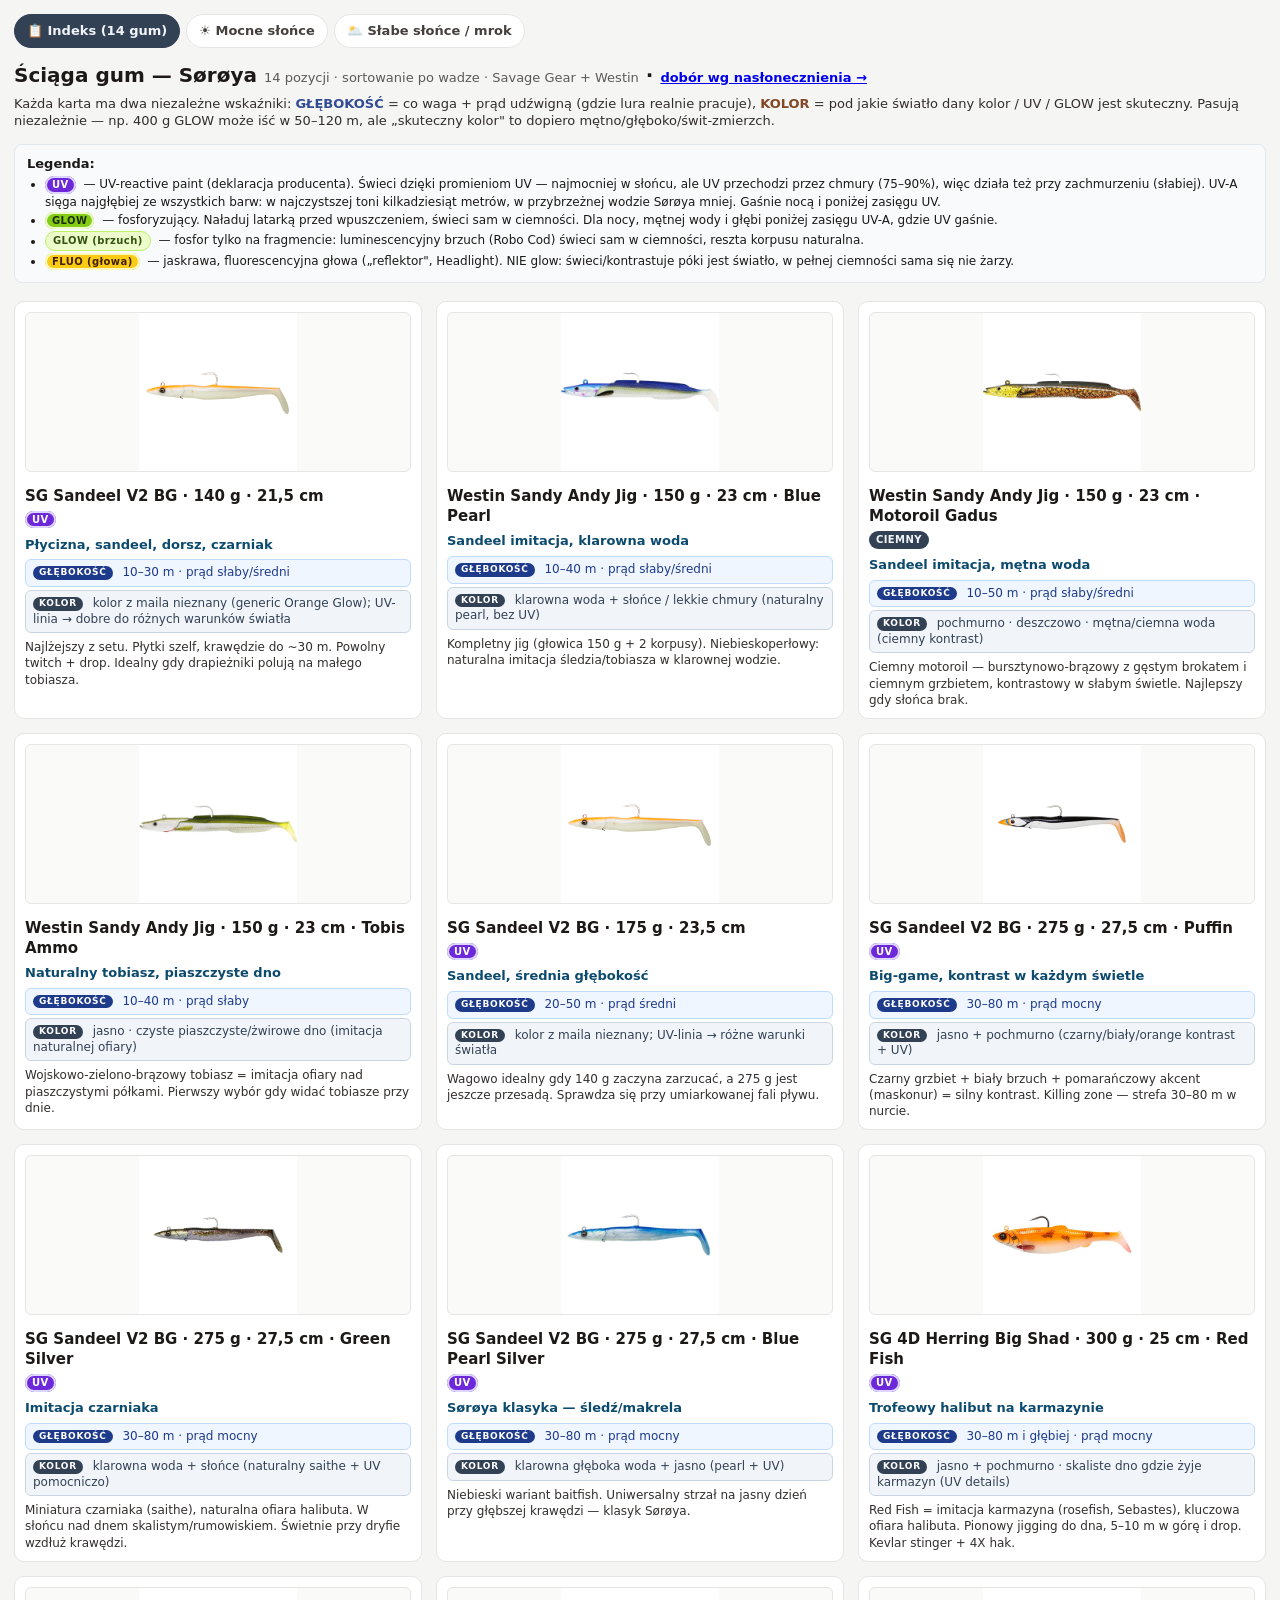
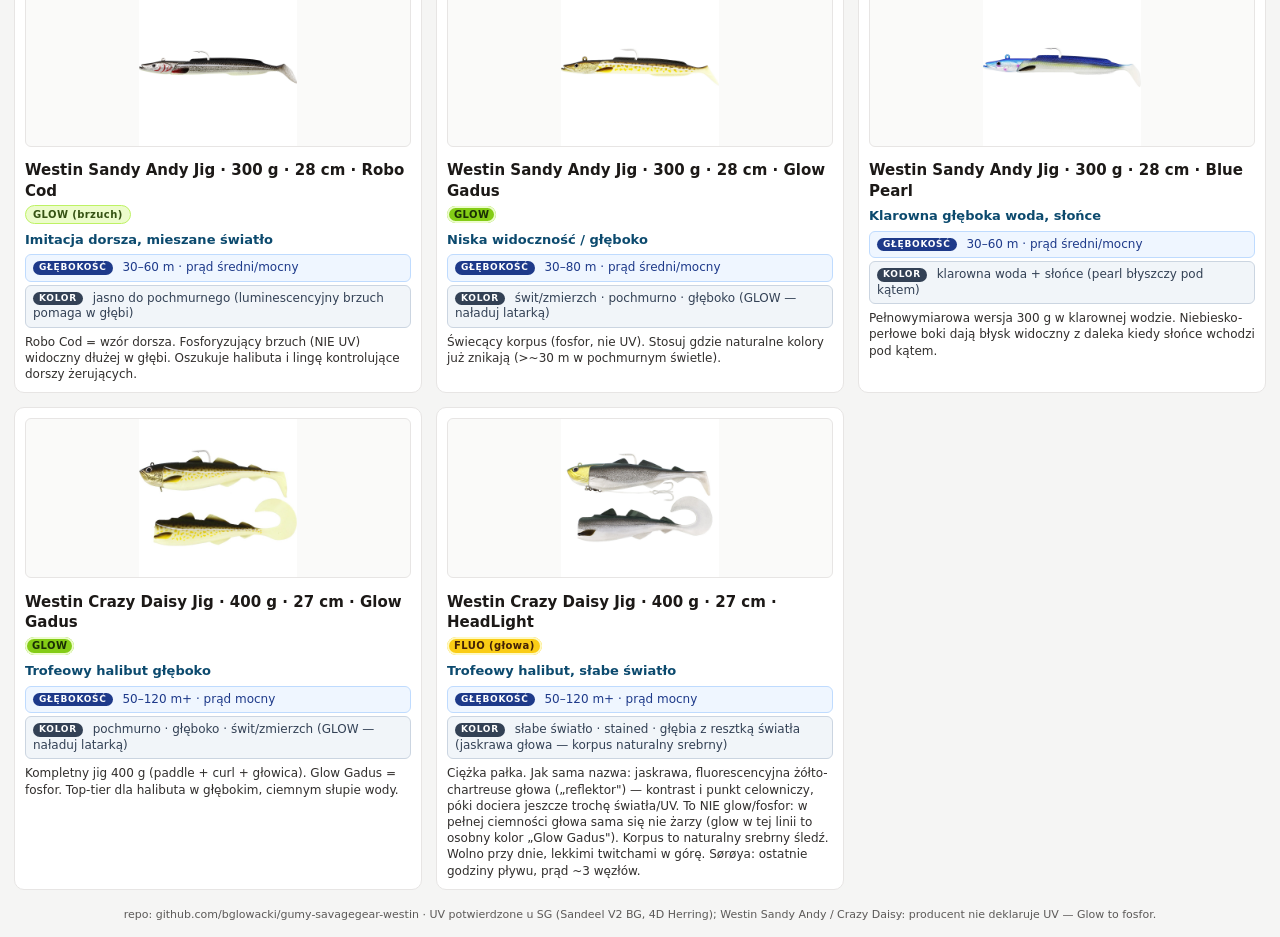
<file: index.html>
<!DOCTYPE html>
<html lang="pl"><head><meta charset="utf-8">
<meta name="viewport" content="width=device-width,initial-scale=1">
<title>Gumy Sørøya — przekierowanie</title>
<link rel="canonical" href="sciaga_soroya.html">
<meta http-equiv="refresh" content="0; url=sciaga_soroya.html">
<script>location.replace("sciaga_soroya.html");</script>
<style>body{font-family:-apple-system,system-ui,sans-serif;padding:24px;line-height:1.4}</style>
</head><body>
<p>Przekierowanie do indeksu gum… Jeśli nie nastąpi automatycznie,
<a href="sciaga_soroya.html">otwórz ściągę Sørøya</a>.</p>
</body></html>
</file>
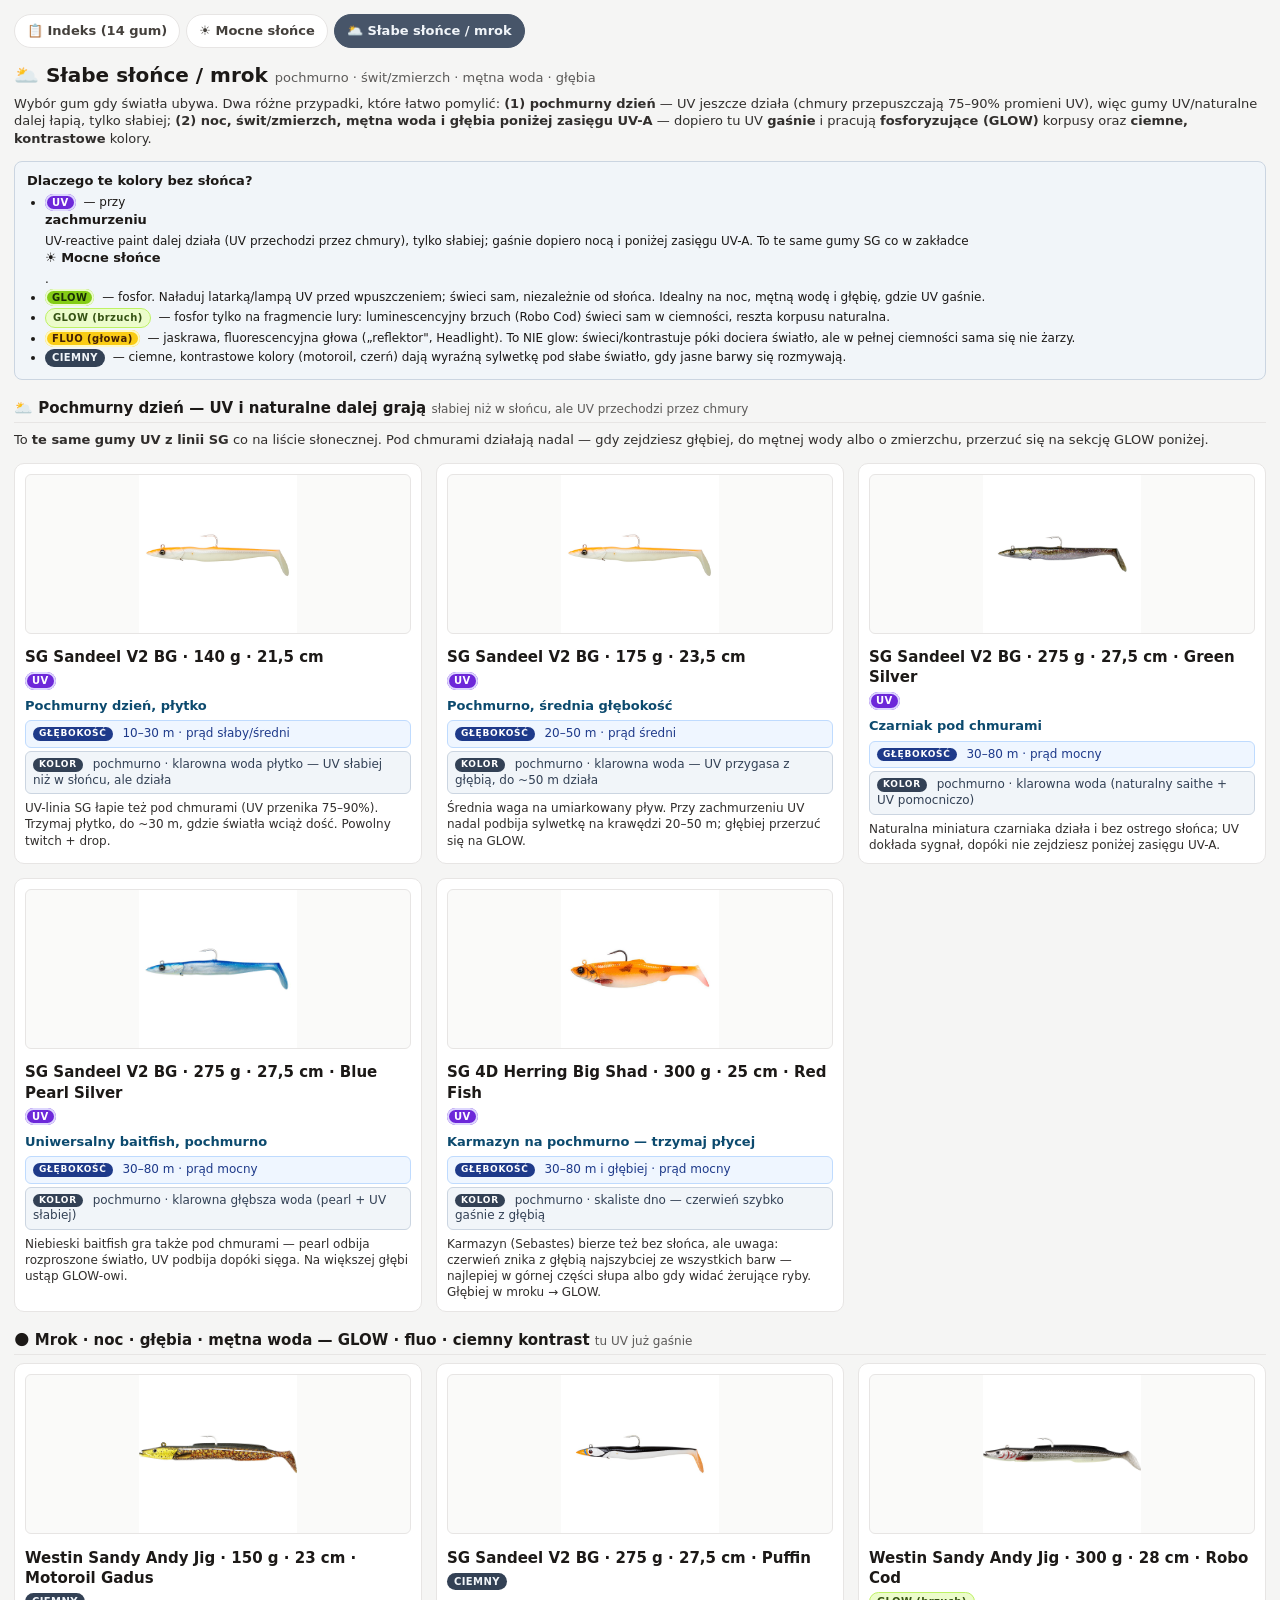
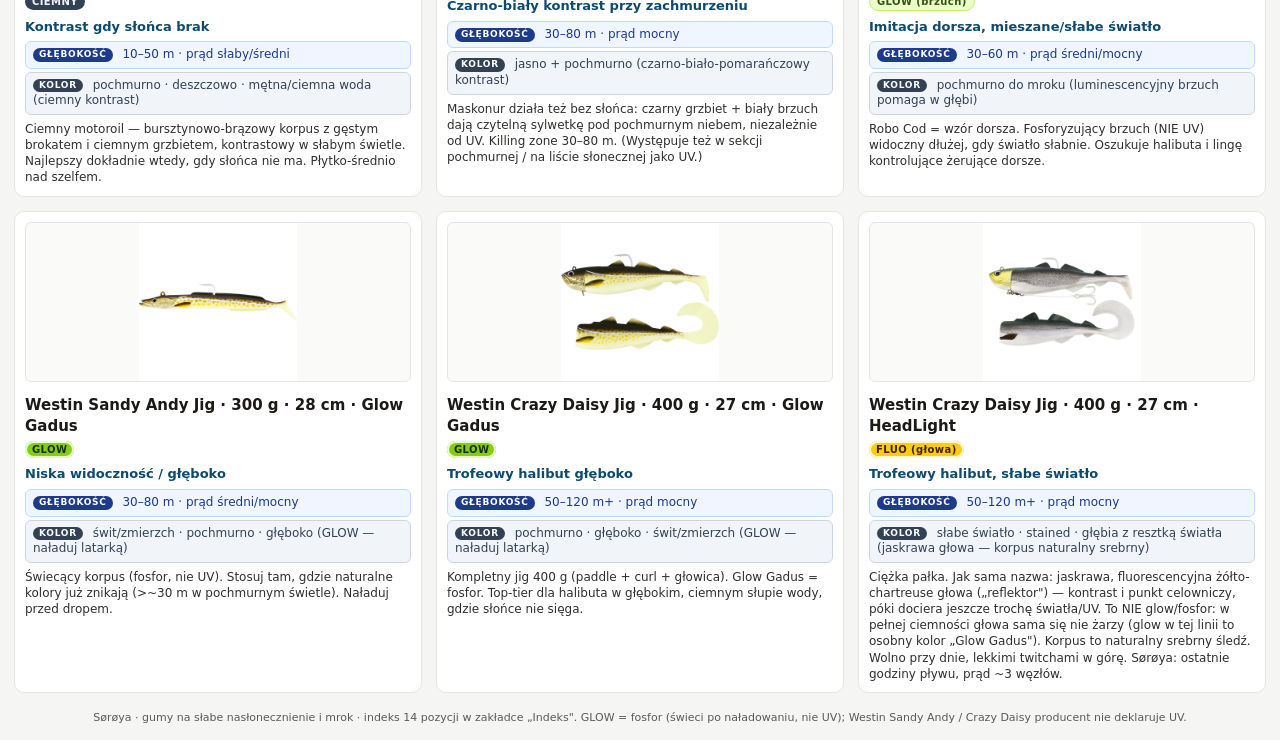
<file: slonce-slabe.html>
<!DOCTYPE html>
<html lang="pl"><head><meta charset="utf-8"><meta name="viewport" content="width=device-width,initial-scale=1">
<title>🌥️ Słabe słońce / mrok — dobór gum (Sørøya)</title>
<link rel="stylesheet" href="assets/cards.css">
<style>:root { --accent:#475569; --accent-fg:#f1f5f9; --why-bg:#f1f5f9; --why-border:#cbd5e1; }
@media (prefers-color-scheme: dark){ :root{ --accent:#334155; --accent-fg:#f1f5f9; --why-bg:#15212e; --why-border:#334155; } }</style>
</head><body>
<nav class="nav">
  <a href="sciaga_soroya.html">📋 Indeks (14 gum)</a>
  <a href="slonce-mocne.html">☀️ Mocne słońce</a>
  <a href="slonce-slabe.html" class="active">🌥️ Słabe słońce / mrok</a>
</nav>
<h1>🌥️ Słabe słońce / mrok <small>pochmurno · świt/zmierzch · mętna woda · głębia</small></h1>
<p class="lede">Wybór gum gdy światła ubywa. Dwa różne przypadki, które łatwo pomylić: <b>(1) pochmurny dzień</b> — UV jeszcze działa (chmury przepuszczają 75–90% promieni UV), więc gumy UV/naturalne dalej łapią, tylko słabiej; <b>(2) noc, świt/zmierzch, mętna woda i głębia poniżej zasięgu UV-A</b> — dopiero tu UV <b>gaśnie</b> i pracują <b>fosforyzujące (GLOW)</b> korpusy oraz <b>ciemne, kontrastowe</b> kolory.</p>
<div class="why">
  <b>Dlaczego te kolory bez słońca?</b>
  <ul>
    <li><span class="badge uv">UV</span> — przy <b>zachmurzeniu</b> UV-reactive paint dalej działa (UV przechodzi przez chmury), tylko słabiej; gaśnie dopiero nocą i poniżej zasięgu UV-A. To te same gumy SG co w zakładce <b>☀️ Mocne słońce</b>.</li>
    <li><span class="badge glow">GLOW</span> — fosfor. Naładuj latarką/lampą UV przed wpuszczeniem; świeci sam, niezależnie od słońca. Idealny na noc, mętną wodę i głębię, gdzie UV gaśnie.</li>
    <li><span class="badge glow-partial">GLOW (brzuch)</span> — fosfor tylko na fragmencie lury: luminescencyjny brzuch (Robo Cod) świeci sam w ciemności, reszta korpusu naturalna.</li>
    <li><span class="badge fluo">FLUO (głowa)</span> — jaskrawa, fluorescencyjna głowa („reflektor", Headlight). To NIE glow: świeci/kontrastuje póki dociera światło, ale w pełnej ciemności sama się nie żarzy.</li>
    <li><span class="badge dark">CIEMNY</span> — ciemne, kontrastowe kolory (motoroil, czerń) dają wyraźną sylwetkę pod słabe światło, gdy jasne barwy się rozmywają.</li>
  </ul>
</div>

<h2 class="section-head">🌥️ Pochmurny dzień — UV i naturalne dalej grają <small>słabiej niż w słońcu, ale UV przechodzi przez chmury</small></h2>
<p class="lede">To <b>te same gumy UV z linii SG</b> co na liście słonecznej. Pod chmurami działają nadal — gdy zejdziesz głębiej, do mętnej wody albo o zmierzchu, przerzuć się na sekcję GLOW poniżej.</p>
<div class="grid" id="grid-pochmurno"></div>

<h2 class="section-head">🌑 Mrok · noc · głębia · mętna woda — GLOW · fluo · ciemny kontrast <small>tu UV już gaśnie</small></h2>
<div class="grid" id="grid-mrok"></div>

<footer>Sørøya · gumy na słabe nasłonecznienie i mrok · indeks 14 pozycji w zakładce „Indeks". GLOW = fosfor (świeci po naładowaniu, nie UV); Westin Sandy Andy / Crazy Daisy producent nie deklaruje UV.</footer>

<script src="assets/lures.js"></script>
<script src="assets/cards.js"></script>
<script>
// Sekcja 1 — pochmurny dzień: te same gumy UV SG co na stronie słonecznej, ujęte pod zachmurzenie.
renderGrid('#grid-pochmurno', [
  { id:'sg-140', badges:[['uv','UV']], headline:'Pochmurny dzień, płytko',
    kolor:'pochmurno · klarowna woda płytko — UV słabiej niż w słońcu, ale działa',
    body:'UV-linia SG łapie też pod chmurami (UV przenika 75–90%). Trzymaj płytko, do ~30 m, gdzie światła wciąż dość. Powolny twitch + drop.' },
  { id:'sg-175', badges:[['uv','UV']], headline:'Pochmurno, średnia głębokość',
    kolor:'pochmurno · klarowna woda — UV przygasa z głębią, do ~50 m działa',
    body:'Średnia waga na umiarkowany pływ. Przy zachmurzeniu UV nadal podbija sylwetkę na krawędzi 20–50 m; głębiej przerzuć się na GLOW.' },
  { id:'sg-275-greensilver', badges:[['uv','UV']], headline:'Czarniak pod chmurami',
    kolor:'pochmurno · klarowna woda (naturalny saithe + UV pomocniczo)',
    body:'Naturalna miniatura czarniaka działa i bez ostrego słońca; UV dokłada sygnał, dopóki nie zejdziesz poniżej zasięgu UV-A.' },
  { id:'sg-275-bluepearlsilver', badges:[['uv','UV']], headline:'Uniwersalny baitfish, pochmurno',
    kolor:'pochmurno · klarowna głębsza woda (pearl + UV słabiej)',
    body:'Niebieski baitfish gra także pod chmurami — pearl odbija rozproszone światło, UV podbija dopóki sięga. Na większej głębi ustąp GLOW-owi.' },
  { id:'herring-redfish', badges:[['uv','UV']], headline:'Karmazyn na pochmurno — trzymaj płycej',
    kolor:'pochmurno · skaliste dno — czerwień szybko gaśnie z głębią',
    body:'Karmazyn (Sebastes) bierze też bez słońca, ale uwaga: czerwień znika z głębią najszybciej ze wszystkich barw — najlepiej w górnej części słupa albo gdy widać żerujące ryby. Głębiej w mroku → GLOW.' },
]);

// Sekcja 2 — mrok/noc/głębia/mętna woda: GLOW + ciemny kontrast (tu UV gaśnie).
renderGrid('#grid-mrok', [
  { id:'sa150-motoroil', badges:[['dark','CIEMNY']], headline:'Kontrast gdy słońca brak',
    kolor:'pochmurno · deszczowo · mętna/ciemna woda (ciemny kontrast)',
    body:'Ciemny motoroil — bursztynowo-brązowy korpus z gęstym brokatem i ciemnym grzbietem, kontrastowy w słabym świetle. Najlepszy dokładnie wtedy, gdy słońca nie ma. Płytko-średnio nad szelfem.' },
  { id:'sg-275-puffin', badges:[['dark','CIEMNY']], headline:'Czarno-biały kontrast przy zachmurzeniu',
    kolor:'jasno + pochmurno (czarno-biało-pomarańczowy kontrast)',
    body:'Maskonur działa też bez słońca: czarny grzbiet + biały brzuch dają czytelną sylwetkę pod pochmurnym niebem, niezależnie od UV. Killing zone 30–80 m. (Występuje też w sekcji pochmurnej / na liście słonecznej jako UV.)' },
  { id:'sa300-robocod', headline:'Imitacja dorsza, mieszane/słabe światło',
    kolor:'pochmurno do mroku (luminescencyjny brzuch pomaga w głębi)',
    body:'Robo Cod = wzór dorsza. Fosforyzujący brzuch (NIE UV) widoczny dłużej, gdy światło słabnie. Oszukuje halibuta i lingę kontrolujące żerujące dorsze.' },
  { id:'sa300-glowgadus', headline:'Niska widoczność / głęboko',
    kolor:'świt/zmierzch · pochmurno · głęboko (GLOW — naładuj latarką)',
    body:'Świecący korpus (fosfor, nie UV). Stosuj tam, gdzie naturalne kolory już znikają (&gt;~30 m w pochmurnym świetle). Naładuj przed dropem.' },
  { id:'cd400-glowgadus', body:'Kompletny jig 400 g (paddle + curl + głowica). Glow Gadus = fosfor. Top-tier dla halibuta w głębokim, ciemnym słupie wody, gdzie słońce nie sięga.' },
  { id:'cd400-headlight' },
]);
</script>
</body></html>
</file>
<file: assets/cards.css>
/* Wspólne style kart gum — używane przez indeks i podstrony pogodowe.
   Motyw (kolor akcentu nawigacji) ustawia każda strona przez --accent. */
:root {
  color-scheme: light dark;
  --accent: #f59e0b;          /* kolor aktywnej zakładki nav (nadpisywany per strona) */
  --accent-fg: #451a03;
  --bg: #f5f5f4; --fg: #1c1917;
  --card-bg: #fff; --card-border: #e7e5e4; --img-bg: #fafaf9;
  --why-bg: #f8fafc; --why-border: #e2e8f0;
}
* { box-sizing: border-box; }
body { font-family: -apple-system,BlinkMacSystemFont,system-ui,'Segoe UI',Helvetica,Arial,sans-serif;
       margin:0; padding:14px; line-height:1.35; background:var(--bg); color:var(--fg); }
.nav { display:flex; flex-wrap:wrap; gap:6px; margin:0 0 14px; }
.nav a { font-size:13px; font-weight:600; text-decoration:none; padding:7px 12px; border-radius:999px;
         background:#fff; border:1px solid #e7e5e4; color:#44403c; }
.nav a.active { background:var(--accent); border-color:var(--accent); color:var(--accent-fg); }
h1 { font-size:20px; margin:0 0 6px; }
h1 small { font-weight:400; opacity:.7; font-size:13px; }
.lede { font-size:13px; opacity:.9; margin:0 0 14px; }
.why { background:var(--why-bg); border:1px solid var(--why-border); padding:10px 12px; border-radius:8px; font-size:12px; margin-bottom:18px; }
.why b { display:block; margin-bottom:4px; font-size:13px; }
.why ul { margin:4px 0 0 18px; padding:0; }
.why li { margin:2px 0; }
.section-head { font-size:15px; margin:18px 0 8px; padding-bottom:4px; border-bottom:1px solid var(--card-border); }
.section-head small { font-weight:400; opacity:.7; font-size:12px; }
.grid { display:grid; grid-template-columns:repeat(auto-fill,minmax(340px,1fr)); gap:14px; }
.card { background:var(--card-bg); border:1px solid var(--card-border); border-radius:10px; padding:10px; break-inside: avoid; }
.card img { width:100%; height:160px; object-fit:contain; background:var(--img-bg); border-radius:6px; border:1px solid var(--card-border); }
.card h2 { font-size:15px; margin:8px 0 2px; }
.badges { margin:2px 0 6px; }
.badge { display:inline-block; font-size:10px; font-weight:700; padding:2px 7px; border-radius:999px; letter-spacing:.04em; margin-right:4px; vertical-align: middle; }
.badge.uv { background:#6d28d9; color:#fff; box-shadow:0 0 0 2px #ddd6fe inset; }
.badge.natural { background:#fef3c7; color:#78350f; border:1px solid #fcd34d; }
.badge.glow { background:#84cc16; color:#1a2e05; box-shadow:0 0 0 2px #ecfccb inset; }
.badge.glow-partial { background:#ecfccb; color:#365314; border:1px solid #bef264; font-weight:600; }
.badge.fluo { background:#facc15; color:#422006; box-shadow:0 0 0 2px #fef9c3 inset; }
.badge.dark { background:#334155; color:#f1f5f9; }
.headline { font-weight:600; color:#0c4a6e; margin:0 0 6px; font-size:13px; }
.metric { font-size:12px; margin:3px 0; padding:5px 7px; border-radius:6px; line-height:1.3; }
.metric span { display:inline-block; font-weight:700; font-size:9px; letter-spacing:.08em; padding:1px 6px; border-radius:999px; margin-right:6px; vertical-align: 1px; }
.metric.depth { background:#eff6ff; border:1px solid #bfdbfe; color:#1e3a8a; }
.metric.depth span { background:#1e3a8a; color:#fff; }
.metric.color { background:#f1f5f9; border:1px solid #cbd5e1; color:#334155; }
.metric.color span { background:#334155; color:#fff; }
.body { font-size:12px; margin:6px 0 0; opacity:.9; }
footer { font-size:11px; opacity:.7; margin-top:18px; text-align:center; }
@media print {
  body { background:#fff; padding:8mm; font-size:11px; }
  .nav { display:none; }
  .grid { grid-template-columns:repeat(3,1fr); gap:6mm; }
  .card img { height:34mm; }
  .card { padding:6px; }
}
@media (prefers-color-scheme: dark) {
  :root { --bg:#0c0a09; --fg:#fafaf9; --card-bg:#1c1917; --card-border:#292524; --img-bg:#0c0a09;
          --why-bg:#15212e; --why-border:#334155; }
  .nav a { background:#1c1917; border-color:#292524; color:#d6d3d1; }
  .why { color:#cbd5e1; }
  .headline { color:#7dd3fc; }
  .metric.depth { background:#0c1e3a; border-color:#1e3a8a; color:#93c5fd; }
  .metric.color { background:#15212e; border-color:#334155; color:#cbd5e1; }
  .badge.natural { background:#3a2a08; color:#fcd34d; border-color:#78350f; }
}
</file>
